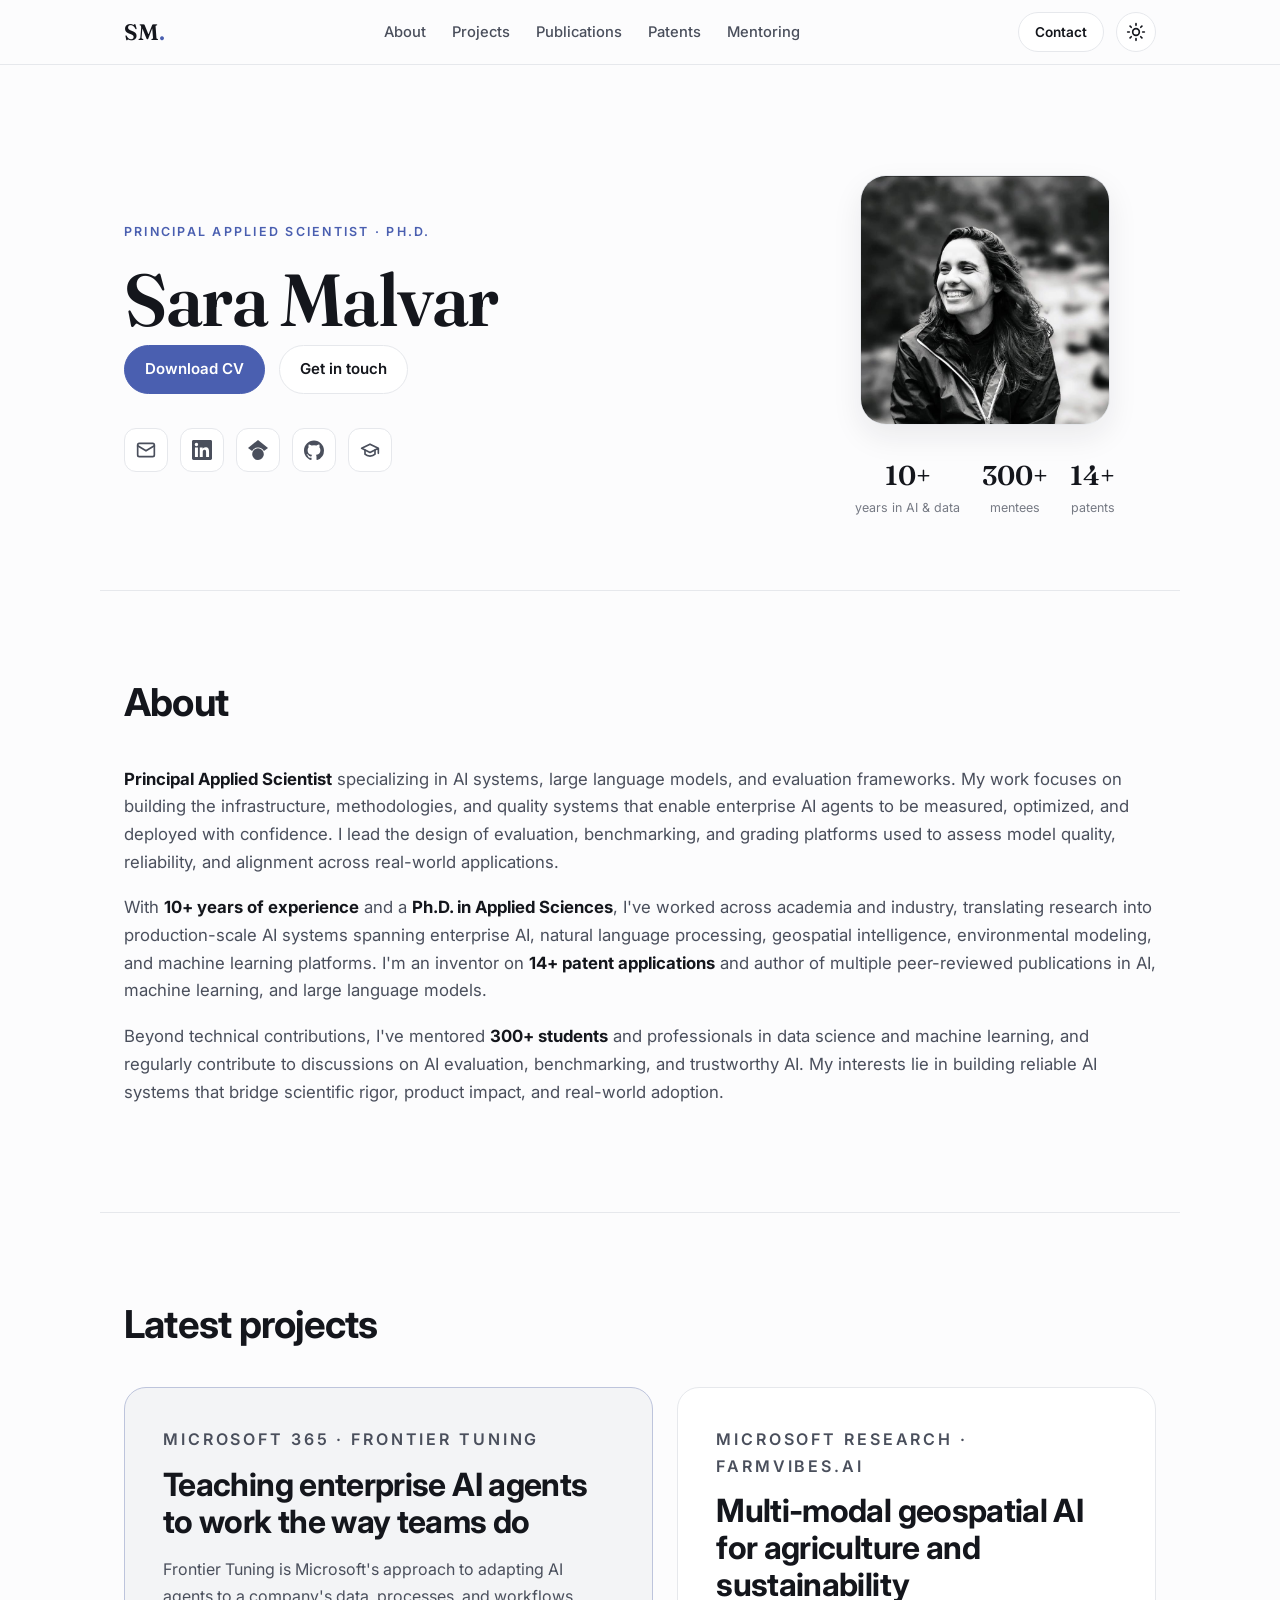
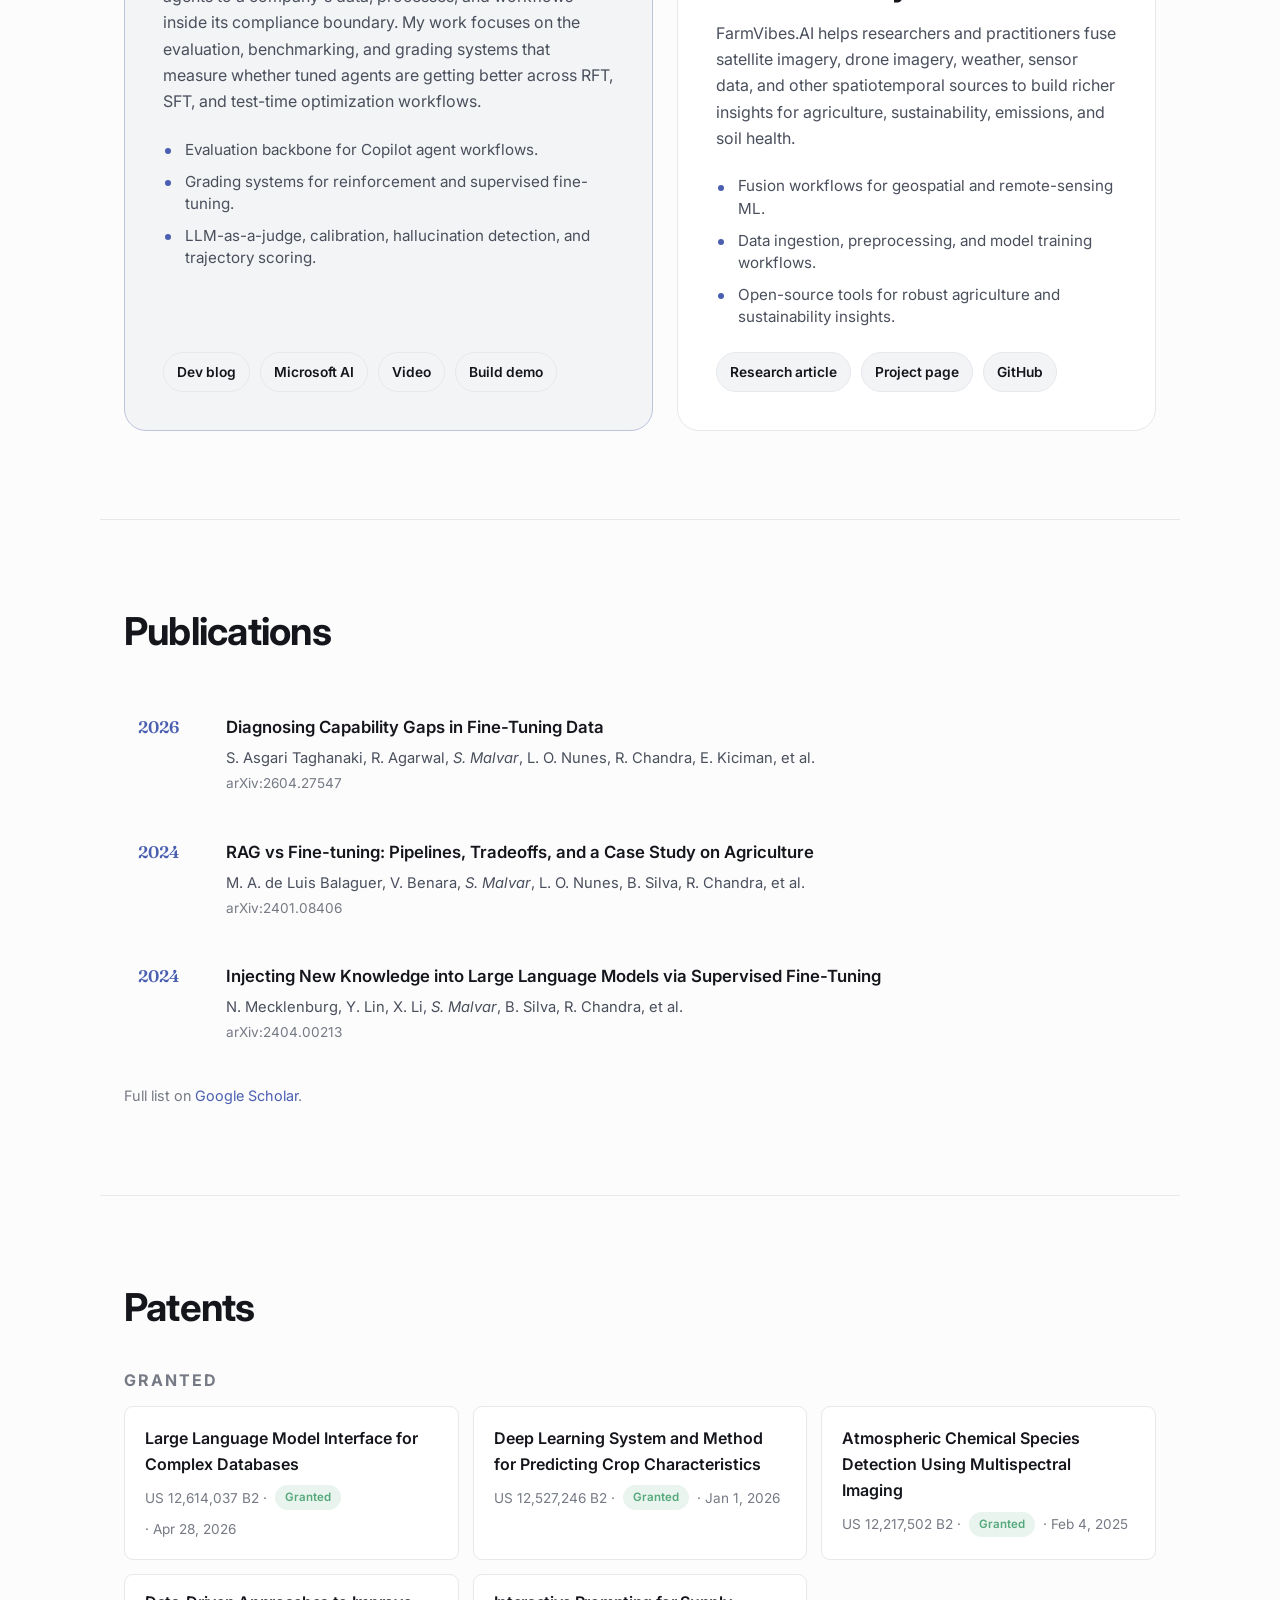
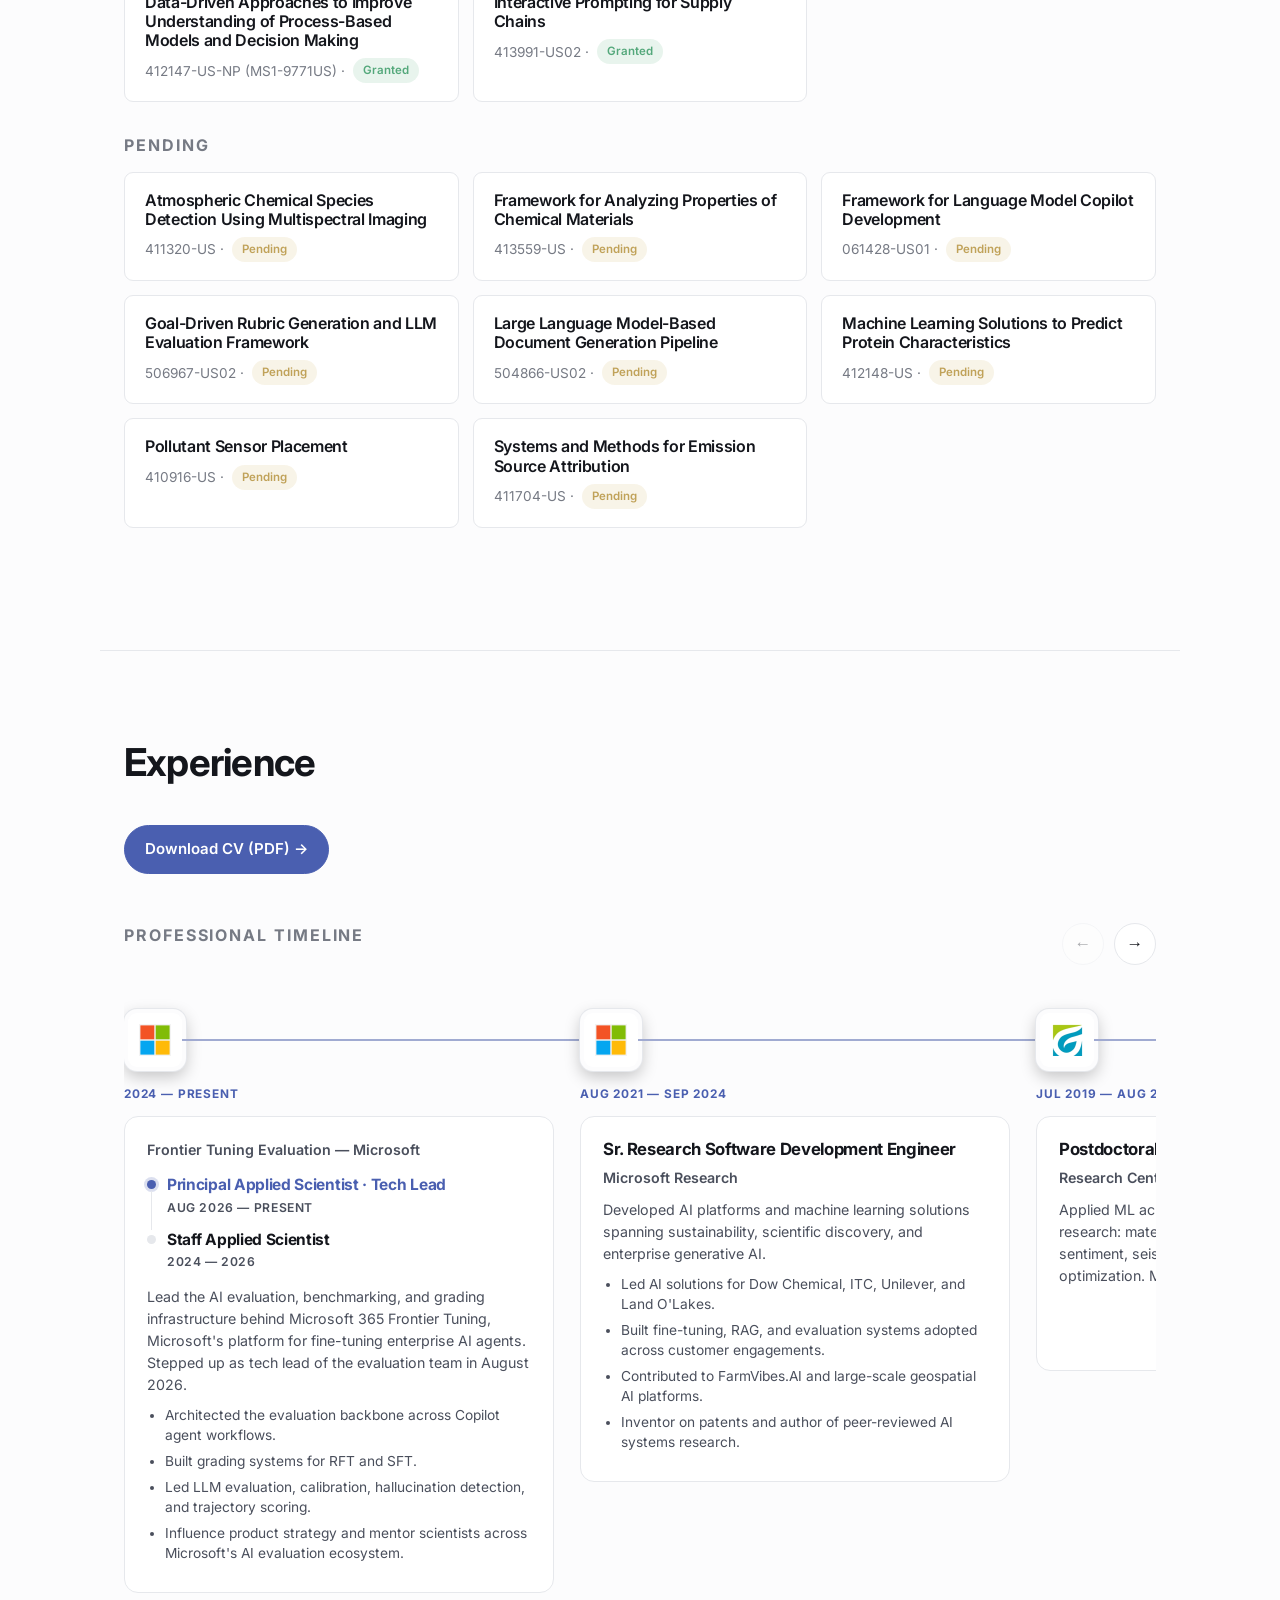
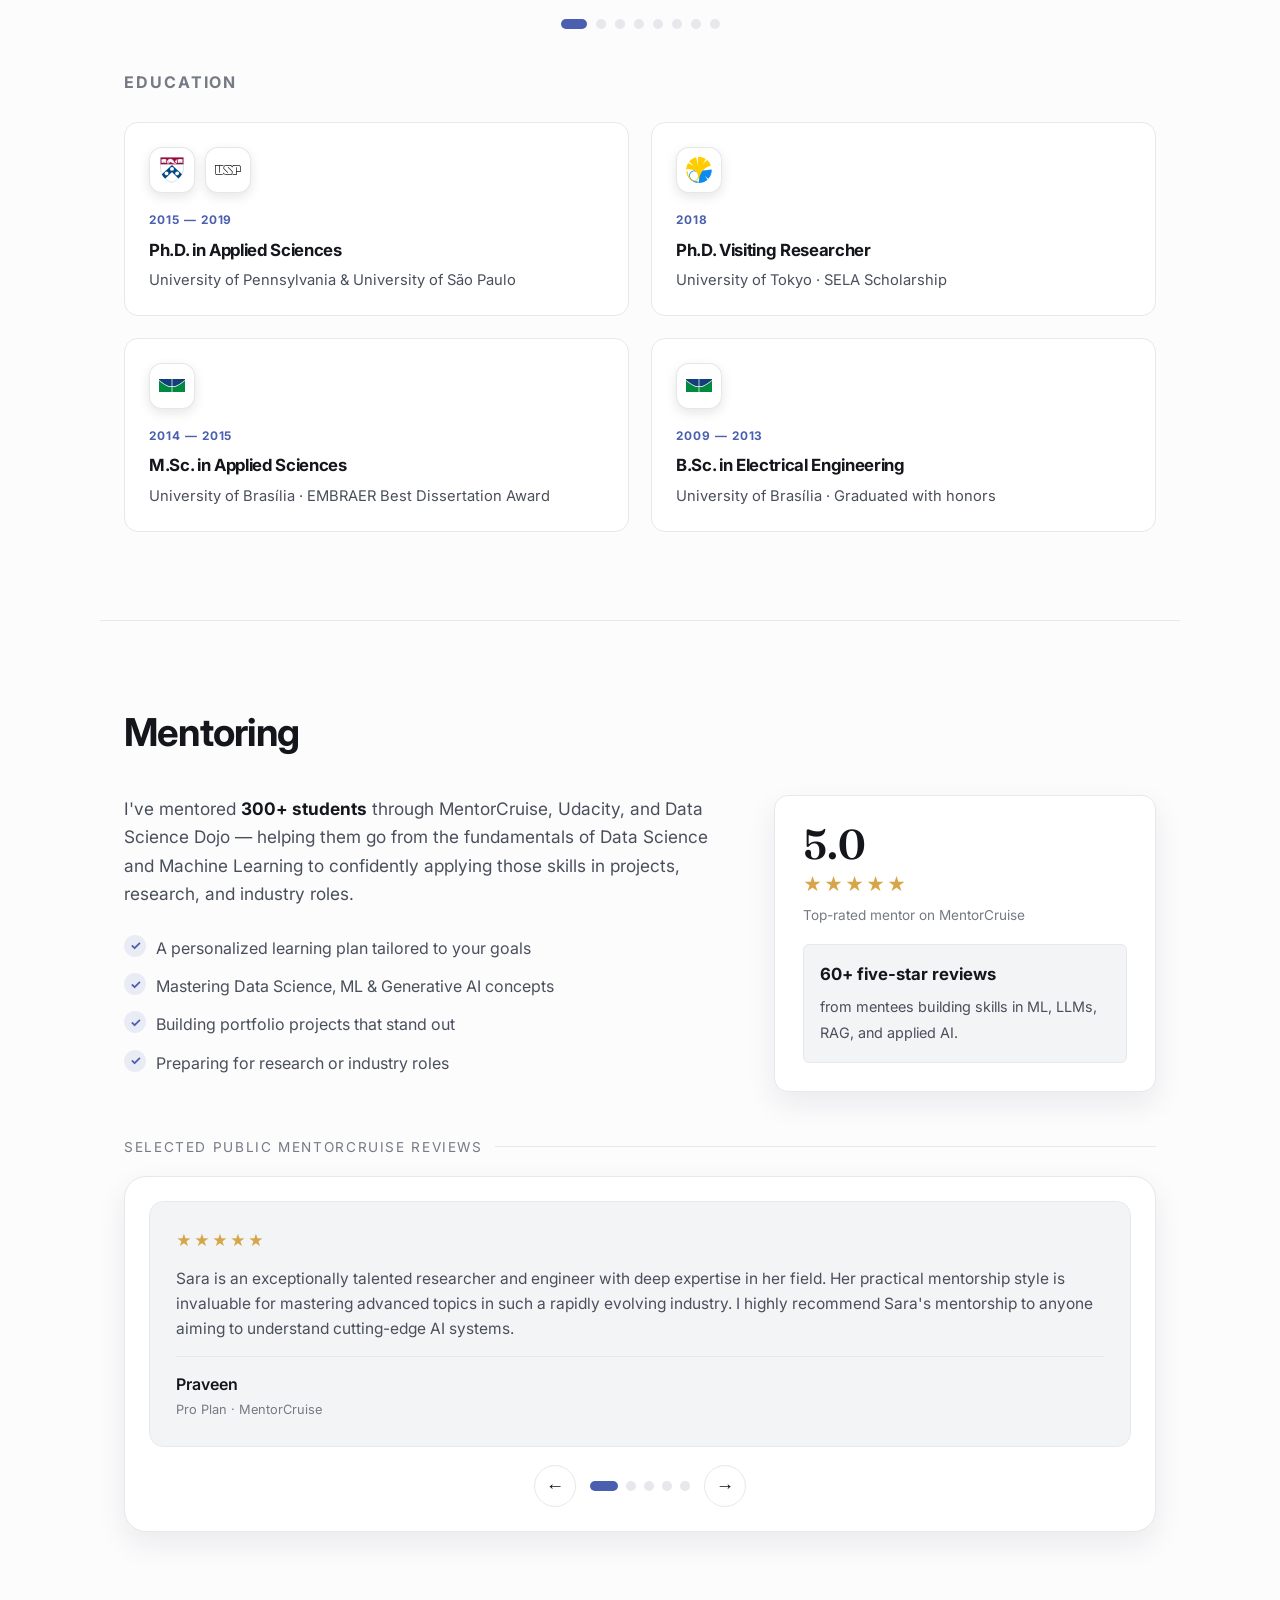
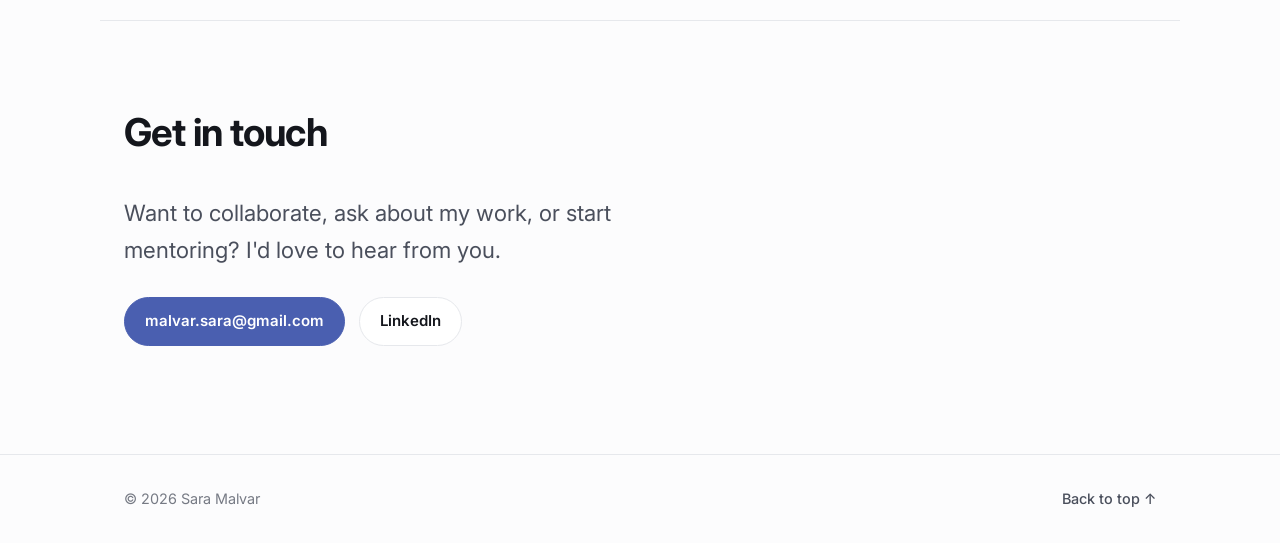
<file: index.html>
<!DOCTYPE html>
<html lang="en" data-theme="dark">
<head>
  <meta charset="UTF-8" />
  <meta name="viewport" content="width=device-width, initial-scale=1.0" />
  <meta name="google-site-verification" content="5ZPBHofm8bcnPp0My8h5XWtlugAtZluisLA1LCqNykg" />
  <title>Sara Malvar — Principal Applied Scientist, Ph.D.</title>
  <meta name="description" content="Sara Malvar, Ph.D. — Principal Applied Scientist specializing in AI systems, large language models, and evaluation frameworks. Publications, patents, and mentoring." />
  <meta name="author" content="Sara Malvar" />

  <!-- Open Graph -->
  <meta property="og:title" content="Sara Malvar — Principal Applied Scientist, Ph.D." />
  <meta property="og:description" content="Principal Applied Scientist building evaluation, benchmarking, and grading platforms for enterprise AI agents at Microsoft." />
  <meta property="og:type" content="website" />
  <meta property="og:url" content="https://saramalvar.github.io/" />

  <link rel="preconnect" href="https://fonts.googleapis.com" />
  <link rel="preconnect" href="https://fonts.gstatic.com" crossorigin />
  <link href="https://fonts.googleapis.com/css2?family=Inter:wght@400;500;600;700;800&family=Fraunces:opsz,wght@9..144,500;9..144,600&display=swap" rel="stylesheet" />
  <link rel="icon" type="image/svg+xml" href="assets/favicon.svg" />
  <link rel="stylesheet" href="styles.css?v=2" />
</head>
<body>
  <a class="skip-link" href="#main">Skip to content</a>

  <header class="nav" id="top">
    <div class="container nav__inner">
      <a href="#top" class="nav__brand">SM<span class="nav__dot">.</span></a>
      <nav class="nav__links" aria-label="Primary">
        <a href="#about">About</a>
        <a href="#projects">Projects</a>
        <a href="#publications">Publications</a>
        <a href="#patents">Patents</a>
        <a href="#mentoring">Mentoring</a>
      </nav>
      <div class="nav__actions">
        <a class="btn btn--small" href="#contact">Contact</a>
        <button id="theme-toggle" class="theme-toggle" aria-label="Toggle dark / light theme" title="Toggle theme">
          <svg class="icon-sun" viewBox="0 0 24 24" width="20" height="20" fill="none" stroke="currentColor" stroke-width="2" stroke-linecap="round"><circle cx="12" cy="12" r="4"/><path d="M12 2v2M12 20v2M2 12h2M20 12h2M4.9 4.9l1.4 1.4M17.7 17.7l1.4 1.4M19.1 4.9l-1.4 1.4M6.3 17.7l-1.4 1.4"/></svg>
          <svg class="icon-moon" viewBox="0 0 24 24" width="20" height="20" fill="none" stroke="currentColor" stroke-width="2" stroke-linecap="round" stroke-linejoin="round"><path d="M21 12.8A9 9 0 1 1 11.2 3a7 7 0 0 0 9.8 9.8z"/></svg>
        </button>
        <button id="nav-burger" class="nav__burger" aria-label="Open menu" aria-expanded="false"><span></span><span></span><span></span></button>
      </div>
    </div>
  </header>

  <main id="main">
    <!-- HERO -->
    <section class="hero container">
      <div class="hero__text">
        <p class="eyebrow">Principal Applied Scientist · Ph.D.</p>
        <h1 class="hero__title">Sara Malvar</h1>
        <div class="hero__cta">
          <a class="btn btn--primary" href="assets/SaraMalvar-Resume.pdf?v=4" target="_blank" rel="noopener">Download CV</a>
          <a class="btn" href="#contact">Get in touch</a>
        </div>
        <ul class="socials" aria-label="Social links">
          <li><a href="mailto:malvar.sara@gmail.com" title="Email" aria-label="Email">
            <svg viewBox="0 0 24 24" width="20" height="20" fill="none" stroke="currentColor" stroke-width="2" stroke-linecap="round" stroke-linejoin="round"><rect x="2" y="4" width="20" height="16" rx="2"/><path d="m2 7 10 6 10-6"/></svg></a></li>
          <li><a href="https://www.linkedin.com/in/saramalvar/" target="_blank" rel="noopener" title="LinkedIn" aria-label="LinkedIn">
            <svg viewBox="0 0 24 24" width="20" height="20" fill="currentColor"><path d="M20.45 20.45h-3.56v-5.57c0-1.33-.02-3.04-1.85-3.04-1.85 0-2.14 1.45-2.14 2.94v5.67H9.34V9h3.42v1.56h.05c.48-.9 1.64-1.85 3.37-1.85 3.6 0 4.27 2.37 4.27 5.46v6.28zM5.34 7.43a2.06 2.06 0 1 1 0-4.13 2.06 2.06 0 0 1 0 4.13zM7.12 20.45H3.55V9h3.57v11.45zM22.22 0H1.77C.79 0 0 .77 0 1.72v20.56C0 23.23.79 24 1.77 24h20.45c.98 0 1.78-.77 1.78-1.72V1.72C24 .77 23.2 0 22.22 0z"/></svg></a></li>
          <li><a href="https://scholar.google.com/citations?user=9xfCGlIAAAAJ" target="_blank" rel="noopener" title="Google Scholar" aria-label="Google Scholar">
            <svg viewBox="0 0 24 24" width="20" height="20" fill="currentColor"><path d="M12 24a7 7 0 1 1 0-14 7 7 0 0 1 0 14zm0-24L0 9.5l4.84 3.77A8 8 0 0 1 12 9a8 8 0 0 1 7.16 4.27L24 9.5z"/></svg></a></li>
          <li><a href="https://github.com/saramalvar" target="_blank" rel="noopener" title="GitHub" aria-label="GitHub">
            <svg viewBox="0 0 24 24" width="20" height="20" fill="currentColor"><path d="M12 .5C5.37.5 0 5.87 0 12.5c0 5.3 3.44 9.8 8.21 11.39.6.11.82-.26.82-.58v-2.03c-3.34.73-4.04-1.61-4.04-1.61-.55-1.39-1.34-1.76-1.34-1.76-1.09-.75.08-.73.08-.73 1.21.09 1.84 1.24 1.84 1.24 1.07 1.84 2.81 1.31 3.5 1 .11-.78.42-1.31.76-1.61-2.67-.3-5.47-1.34-5.47-5.95 0-1.31.47-2.39 1.24-3.23-.13-.31-.54-1.53.12-3.18 0 0 1.01-.32 3.3 1.23a11.5 11.5 0 0 1 6 0c2.29-1.55 3.3-1.23 3.3-1.23.66 1.65.25 2.87.12 3.18.77.84 1.23 1.92 1.23 3.23 0 4.62-2.81 5.64-5.49 5.94.43.37.81 1.1.81 2.22v3.29c0 .32.22.7.83.58A12.01 12.01 0 0 0 24 12.5C24 5.87 18.63.5 12 .5z"/></svg></a></li>
          <li><a href="https://mentorcruise.com/mentor/SaraMalvar/" target="_blank" rel="noopener" title="MentorCruise" aria-label="MentorCruise">
            <svg viewBox="0 0 24 24" width="20" height="20" fill="none" stroke="currentColor" stroke-width="2" stroke-linecap="round" stroke-linejoin="round"><path d="M22 10v6M2 10l10-5 10 5-10 5z"/><path d="M6 12v5c3 3 9 3 12 0v-5"/></svg></a></li>
        </ul>
      </div>
      <div class="hero__media">
        <div class="avatar">
          <img src="assets/prof_pic.jpg" alt="Sara Malvar" onerror="this.style.display='none';this.parentNode.classList.add('avatar--placeholder')" />
          <span class="avatar__fallback">SM</span>
        </div>
        <ul class="stats">
          <li><strong>10+</strong><span>years in AI &amp; data</span></li>
          <li><strong>300+</strong><span>mentees</span></li>
          <li><strong>14+</strong><span>patents</span></li>
        </ul>
      </div>
    </section>

    <!-- ABOUT -->
    <section id="about" class="section container">
      <div class="section__head">
        <h2>About</h2>
      </div>
      <div class="about">
        <div class="about__lead">
          <p>
            <strong>Principal Applied Scientist</strong> specializing in AI systems, large language
            models, and evaluation frameworks. My work focuses on building the
            infrastructure, methodologies, and quality systems that enable enterprise AI
            agents to be measured, optimized, and deployed with confidence. I lead the
            design of evaluation, benchmarking, and grading platforms used to assess model
            quality, reliability, and alignment across real-world applications.
          </p>
          <p>
            With <strong>10+ years of experience</strong> and a <strong>Ph.D. in Applied
            Sciences</strong>, I've worked across academia and industry, translating
            research into production-scale AI systems spanning enterprise AI, natural
            language processing, geospatial intelligence, environmental modeling, and
            machine learning platforms. I'm an inventor on <strong>14+ patent
            applications</strong> and author of multiple peer-reviewed publications in AI,
            machine learning, and large language models.
          </p>
          <p>
            Beyond technical contributions, I've mentored <strong>300+ students</strong>
            and professionals in data science and machine learning, and regularly
            contribute to discussions on AI evaluation, benchmarking, and trustworthy AI.
            My interests lie in building reliable AI systems that bridge scientific rigor,
            product impact, and real-world adoption.
          </p>
        </div>
      </div>
    </section>

    <!-- PROJECTS -->
    <section id="projects" class="section container">
      <div class="section__head">
        <h2>Latest projects</h2>
      </div>
      <div class="project-showcase">
        <article class="project-card project-card--primary">
          <p class="eyebrow">Microsoft 365 · Frontier Tuning</p>
          <h3>Teaching enterprise AI agents to work the way teams do</h3>
          <p>
            Frontier Tuning is Microsoft's approach to adapting AI agents to a company's
            data, processes, and workflows inside its compliance boundary. My work focuses
            on the evaluation, benchmarking, and grading systems that measure whether tuned
            agents are getting better across RFT, SFT, and test-time optimization workflows.
          </p>
          <ul class="project-card__bullets">
            <li>Evaluation backbone for Copilot agent workflows.</li>
            <li>Grading systems for reinforcement and supervised fine-tuning.</li>
            <li>LLM-as-a-judge, calibration, hallucination detection, and trajectory scoring.</li>
          </ul>
          <div class="project-card__links">
            <a href="https://devblogs.microsoft.com/microsoft365dev/frontier-tuning-teaching-ai-to-work-the-way-you-do/" target="_blank" rel="noopener">Dev blog</a>
            <a href="https://microsoft.ai/models/microsoft-frontier-tuning/" target="_blank" rel="noopener">Microsoft AI</a>
            <a href="https://www.youtube.com/watch?v=I-ej54mJHJk" target="_blank" rel="noopener">Video</a>
            <a href="https://www.youtube.com/watch?v=4-nrs2MvZzA&t=53s" target="_blank" rel="noopener">Build demo</a>
          </div>
        </article>

        <article class="project-card">
          <p class="eyebrow">Microsoft Research · FarmVibes.AI</p>
          <h3>Multi-modal geospatial AI for agriculture and sustainability</h3>
          <p>
            FarmVibes.AI helps researchers and practitioners fuse satellite imagery,
            drone imagery, weather, sensor data, and other spatiotemporal sources to
            build richer insights for agriculture, sustainability, emissions, and soil
            health.
          </p>
          <ul class="project-card__bullets">
            <li>Fusion workflows for geospatial and remote-sensing ML.</li>
            <li>Data ingestion, preprocessing, and model training workflows.</li>
            <li>Open-source tools for robust agriculture and sustainability insights.</li>
          </ul>
          <div class="project-card__links">
            <a href="https://www.microsoft.com/en-us/research/articles/farmvibes-ai/" target="_blank" rel="noopener">Research article</a>
            <a href="https://www.microsoft.com/en-us/research/project/project-farmvibes/" target="_blank" rel="noopener">Project page</a>
            <a href="https://github.com/microsoft/farmvibes-ai" target="_blank" rel="noopener">GitHub</a>
          </div>
        </article>
      </div>
    </section>

    <!-- PUBLICATIONS -->
    <section id="publications" class="section container">
      <div class="section__head">
        <h2>Publications</h2>
      </div>
      <ol class="pubs" reversed>
        <li class="pub">
          <span class="pub__year">2026</span>
          <div class="pub__body">
            <a class="pub__title" href="https://doi.org/10.48550/arXiv.2604.27547" target="_blank" rel="noopener">Diagnosing Capability Gaps in Fine-Tuning Data</a>
            <p class="pub__authors">S. Asgari Taghanaki, R. Agarwal, <em>S. Malvar</em>, L. O. Nunes, R. Chandra, E. Kiciman, et al.</p>
            <p class="pub__venue">arXiv:2604.27547</p>
          </div>
        </li>
        <li class="pub">
          <span class="pub__year">2024</span>
          <div class="pub__body">
            <a class="pub__title" href="https://doi.org/10.48550/arXiv.2401.08406" target="_blank" rel="noopener">RAG vs Fine-tuning: Pipelines, Tradeoffs, and a Case Study on Agriculture</a>
            <p class="pub__authors">M. A. de Luis Balaguer, V. Benara, <em>S. Malvar</em>, L. O. Nunes, B. Silva, R. Chandra, et al.</p>
            <p class="pub__venue">arXiv:2401.08406</p>
          </div>
        </li>
        <li class="pub">
          <span class="pub__year">2024</span>
          <div class="pub__body">
            <a class="pub__title" href="https://doi.org/10.48550/arXiv.2404.00213" target="_blank" rel="noopener">Injecting New Knowledge into Large Language Models via Supervised Fine-Tuning</a>
            <p class="pub__authors">N. Mecklenburg, Y. Lin, X. Li, <em>S. Malvar</em>, B. Silva, R. Chandra, et al.</p>
            <p class="pub__venue">arXiv:2404.00213</p>
          </div>
        </li>
      </ol>
      <p class="muted">Full list on <a href="https://scholar.google.com/citations?user=9xfCGlIAAAAJ" target="_blank" rel="noopener">Google Scholar</a>.</p>
    </section>

    <!-- PATENTS -->
    <section id="patents" class="section container">
      <div class="section__head">
        <h2>Patents</h2>
      </div>
      <div class="patents-group">
        <h3 class="patents-group__title">Granted</h3>
        <ul class="patents">
          <li class="patent">
            <a class="patent__title" href="https://patents.google.com/patent/US12614037B2/en" target="_blank" rel="noopener">Large Language Model Interface for Complex Databases</a>
            <p class="patent__meta">US 12,614,037 B2 · <span class="badge">Granted</span> · Apr 28, 2026</p>
          </li>
          <li class="patent">
            <a class="patent__title" href="https://patents.google.com/patent/US12527246B2/en" target="_blank" rel="noopener">Deep Learning System and Method for Predicting Crop Characteristics</a>
            <p class="patent__meta">US 12,527,246 B2 · <span class="badge">Granted</span> · Jan 1, 2026</p>
          </li>
          <li class="patent">
            <a class="patent__title" href="https://patents.google.com/patent/US12217502B2/en" target="_blank" rel="noopener">Atmospheric Chemical Species Detection Using Multispectral Imaging</a>
            <p class="patent__meta">US 12,217,502 B2 · <span class="badge">Granted</span> · Feb 4, 2025</p>
          </li>
          <li class="patent">
            <h3 class="patent__title">Data-Driven Approaches to Improve Understanding of Process-Based Models and Decision Making</h3>
            <p class="patent__meta">412147-US-NP (MS1-9771US) · <span class="badge">Granted</span></p>
          </li>
          <li class="patent">
            <h3 class="patent__title">Interactive Prompting for Supply Chains</h3>
            <p class="patent__meta">413991-US02 · <span class="badge">Granted</span></p>
          </li>
        </ul>
      </div>

      <div class="patents-group">
        <h3 class="patents-group__title">Pending</h3>
        <ul class="patents">
          <li class="patent">
            <h3 class="patent__title">Atmospheric Chemical Species Detection Using Multispectral Imaging</h3>
            <p class="patent__meta">411320-US · <span class="badge badge--pending">Pending</span></p>
          </li>
          <li class="patent">
            <h3 class="patent__title">Framework for Analyzing Properties of Chemical Materials</h3>
            <p class="patent__meta">413559-US · <span class="badge badge--pending">Pending</span></p>
          </li>
          <li class="patent">
            <h3 class="patent__title">Framework for Language Model Copilot Development</h3>
            <p class="patent__meta">061428-US01 · <span class="badge badge--pending">Pending</span></p>
          </li>
          <li class="patent">
            <h3 class="patent__title">Goal-Driven Rubric Generation and LLM Evaluation Framework</h3>
            <p class="patent__meta">506967-US02 · <span class="badge badge--pending">Pending</span></p>
          </li>
          <li class="patent">
            <h3 class="patent__title">Large Language Model-Based Document Generation Pipeline</h3>
            <p class="patent__meta">504866-US02 · <span class="badge badge--pending">Pending</span></p>
          </li>
          <li class="patent">
            <h3 class="patent__title">Machine Learning Solutions to Predict Protein Characteristics</h3>
            <p class="patent__meta">412148-US · <span class="badge badge--pending">Pending</span></p>
          </li>
          <li class="patent">
            <h3 class="patent__title">Pollutant Sensor Placement</h3>
            <p class="patent__meta">410916-US · <span class="badge badge--pending">Pending</span></p>
          </li>
          <li class="patent">
            <h3 class="patent__title">Systems and Methods for Emission Source Attribution</h3>
            <p class="patent__meta">411704-US · <span class="badge badge--pending">Pending</span></p>
          </li>
        </ul>
      </div>
    </section>

    <!-- EXPERIENCE -->
    <section id="cv" class="section container">
      <div class="section__head">
        <h2>Experience</h2>
      </div>
      <a class="btn btn--primary cv__download" href="assets/SaraMalvar-Resume.pdf?v=4" target="_blank" rel="noopener">Download CV (PDF) →</a>

      <div class="experience-slider" data-experience-slider>
        <div class="experience-slider__top">
          <h3 class="cv__subhead">Professional timeline</h3>
          <div class="experience-slider__controls" aria-label="Experience timeline controls">
            <button class="timeline-btn" type="button" data-slider-prev aria-label="Previous experience">←</button>
            <button class="timeline-btn" type="button" data-slider-next aria-label="Next experience">→</button>
          </div>
        </div>
        <div class="experience-slider__viewport" tabindex="0" aria-label="Scrollable experience timeline">
          <div class="experience-slider__track">
            <article class="experience-slide">
              <div class="experience-slide__marker"><span class="logo-chip"><img src="assets/logos/microsoft.svg" alt="Microsoft logo" /></span></div>
              <span class="experience-slide__date">2024 — Present</span>
              <div class="experience-slide__card">
                <p class="experience-slide__org experience-slide__org--lead">Frontier Tuning Evaluation — Microsoft</p>
                <div class="role-track">
                  <div class="role-track__item role-track__item--current">
                    <h3 class="role-track__title">Principal Applied Scientist · Tech Lead</h3>
                    <span class="role-track__dates">Aug 2026 — Present</span>
                  </div>
                  <div class="role-track__item">
                    <h3 class="role-track__title">Staff Applied Scientist</h3>
                    <span class="role-track__dates">2024 — 2026</span>
                  </div>
                </div>
                <p>Lead the AI evaluation, benchmarking, and grading infrastructure behind Microsoft 365 Frontier Tuning, Microsoft's platform for fine-tuning enterprise AI agents. Stepped up as tech lead of the evaluation team in August 2026.</p>
                <ul class="experience-slide__bullets">
                  <li>Architected the evaluation backbone across Copilot agent workflows.</li>
                  <li>Built grading systems for RFT and SFT.</li>
                  <li>Led LLM evaluation, calibration, hallucination detection, and trajectory scoring.</li>
                  <li>Influence product strategy and mentor scientists across Microsoft's AI evaluation ecosystem.</li>
                </ul>
              </div>
            </article>
            <article class="experience-slide">
              <div class="experience-slide__marker"><span class="logo-chip"><img src="assets/logos/microsoft.svg" alt="Microsoft Research logo" /></span></div>
              <span class="experience-slide__date">Aug 2021 — Sep 2024</span>
              <div class="experience-slide__card">
                <h3>Sr. Research Software Development Engineer</h3>
                <p class="experience-slide__org">Microsoft Research</p>
                <p>Developed AI platforms and machine learning solutions spanning sustainability, scientific discovery, and enterprise generative AI.</p>
                <ul class="experience-slide__bullets">
                  <li>Led AI solutions for Dow Chemical, ITC, Unilever, and Land O'Lakes.</li>
                  <li>Built fine-tuning, RAG, and evaluation systems adopted across customer engagements.</li>
                  <li>Contributed to FarmVibes.AI and large-scale geospatial AI platforms.</li>
                  <li>Inventor on patents and author of peer-reviewed AI systems research.</li>
                </ul>
              </div>
            </article>
            <article class="experience-slide">
              <div class="experience-slide__marker"><span class="logo-chip"><img src="assets/logos/rcgi-mark.png" alt="RCGI logo" /></span></div>
              <span class="experience-slide__date">Jul 2019 — Aug 2021</span>
              <div class="experience-slide__card">
                <h3>Postdoctoral Researcher</h3>
                <p class="experience-slide__org">Research Centre for Gas Innovation</p>
                <p>Applied ML across energy, environment, and materials research: materials discovery, NLP for energy-policy sentiment, seismic imaging, sensor data, and bioprocess optimization. Mentored junior researchers.</p>
              </div>
            </article>
            <article class="experience-slide">
              <div class="experience-slide__marker"><span class="logo-chip"><img src="assets/logos/udacity.svg" alt="Udacity logo" /></span></div>
              <span class="experience-slide__date">2018 — Aug 2024</span>
              <div class="experience-slide__card">
                <h3>Data Science &amp; ML Instructor</h3>
                <p class="experience-slide__org">Udacity · Awari · Alura</p>
                <p>Taught and mentored 300+ students and professionals across ML, deep learning, applied LLMs, and 9 Udacity nanodegrees, plus live webinars and cohort-based instruction.</p>
              </div>
            </article>
            <article class="experience-slide">
              <div class="experience-slide__marker"><span class="logo-chip"><img src="assets/logos/datasciencedojo.png" alt="Data Science Dojo logo" /></span></div>
              <span class="experience-slide__date">2020 — 2024</span>
              <div class="experience-slide__card">
                <h3>Data Science &amp; ML Mentor / Instructor</h3>
                <p class="experience-slide__org">Data Science Dojo</p>
                <p>Mentored and instructed learners in Data Science and Machine Learning courses, helping professionals build practical foundations and apply ML concepts with confidence.</p>
              </div>
            </article>
            <article class="experience-slide">
              <div class="experience-slide__marker"><span class="logo-chip"><img src="assets/logos/tokyo.svg" alt="University of Tokyo logo" /></span></div>
              <span class="experience-slide__date">2018</span>
              <div class="experience-slide__card">
                <h3>Visiting Researcher</h3>
                <p class="experience-slide__org">University of Tokyo · SELA Scholarship</p>
                <p>Conducted international doctoral research in a highly collaborative academic environment, extending the technical depth and global scope of her applied-science research agenda.</p>
              </div>
            </article>
            <article class="experience-slide">
              <div class="experience-slide__marker"><span class="logo-chip"><img src="assets/logos/upenn.svg" alt="University of Pennsylvania logo" /></span></div>
              <span class="experience-slide__date">2015 — 2019</span>
              <div class="experience-slide__card">
                <h3>Ph.D. Researcher</h3>
                <p class="experience-slide__org">University of Pennsylvania · University of São Paulo</p>
                <p>Advanced machine learning and computational research across applied-science problems, bridging academic rigor with production-oriented modeling practices and cross-institution collaboration.</p>
              </div>
            </article>
            <article class="experience-slide">
              <div class="experience-slide__marker"><span class="logo-chip"><img src="assets/logos/ibm.svg" alt="IBM logo" /></span></div>
              <span class="experience-slide__date">Pre-2019</span>
              <div class="experience-slide__card">
                <h3>Technical Specialist – Data Infrastructure for AI &amp; Analytics</h3>
                <p class="experience-slide__org">IBM</p>
                <p>Worked on applied data science and AI initiatives before Microsoft, building experience across analytics, machine learning, and industry-facing technical problem solving.</p>
              </div>
            </article>
          </div>
        </div>
        <div class="experience-slider__dots" data-slider-dots aria-label="Experience timeline pagination"></div>
      </div>

      <h3 class="cv__subhead">Education</h3>
      <div class="edu">
        <article class="edu__card">
          <div class="edu__logos">
            <span class="logo-chip"><img src="assets/logos/upenn.svg" alt="University of Pennsylvania logo" /></span>
            <span class="logo-chip"><img src="assets/logos/usp.svg" alt="University of São Paulo logo" /></span>
          </div>
          <div class="edu__body">
            <span class="edu__years">2015 — 2019</span>
            <h3>Ph.D. in Applied Sciences</h3>
            <p>University of Pennsylvania &amp; University of São Paulo</p>
          </div>
        </article>
        <article class="edu__card">
          <div class="edu__logos">
            <span class="logo-chip"><img src="assets/logos/tokyo.svg" alt="University of Tokyo logo" /></span>
          </div>
          <div class="edu__body">
            <span class="edu__years">2018</span>
            <h3>Ph.D. Visiting Researcher</h3>
            <p>University of Tokyo · SELA Scholarship</p>
          </div>
        </article>
        <article class="edu__card">
          <div class="edu__logos">
            <span class="logo-chip"><img src="assets/logos/unb.svg" alt="University of Brasília logo" /></span>
          </div>
          <div class="edu__body">
            <span class="edu__years">2014 — 2015</span>
            <h3>M.Sc. in Applied Sciences</h3>
            <p>University of Brasília · EMBRAER Best Dissertation Award</p>
          </div>
        </article>
        <article class="edu__card">
          <div class="edu__logos">
            <span class="logo-chip"><img src="assets/logos/unb.svg" alt="University of Brasília logo" /></span>
          </div>
          <div class="edu__body">
            <span class="edu__years">2009 — 2013</span>
            <h3>B.Sc. in Electrical Engineering</h3>
            <p>University of Brasília · Graduated with honors</p>
          </div>
        </article>
      </div>
    </section>

    <!-- MENTORING -->
    <section id="mentoring" class="section container">
      <div class="section__head">
        <h2>Mentoring</h2>
      </div>
      <div class="mentoring">
        <div class="mentoring__text">
          <p>
            I've mentored <strong>300+ students</strong> through MentorCruise, Udacity, and
            Data Science Dojo — helping them go from the fundamentals of Data Science and
            Machine Learning to confidently applying those skills in projects, research, and
            industry roles.
          </p>
          <ul class="check">
            <li>A personalized learning plan tailored to your goals</li>
            <li>Mastering Data Science, ML &amp; Generative AI concepts</li>
            <li>Building portfolio projects that stand out</li>
            <li>Preparing for research or industry roles</li>
          </ul>
        </div>
        <aside class="mentoring__cta" aria-label="MentorCruise rating summary">
          <div class="rating">
            <span class="rating__score">5.0</span>
            <span class="rating__stars" aria-hidden="true">★★★★★</span>
            <span class="rating__label">Top-rated mentor on MentorCruise</span>
          </div>
          <div class="rating__proof">
            <strong>60+ five-star reviews</strong>
            <span>from mentees building skills in ML, LLMs, RAG, and applied AI.</span>
          </div>
        </aside>
      </div>

      <div class="testimonials__intro">
        <span>Selected public MentorCruise reviews</span>
      </div>
      <div class="reviews-carousel" data-reviews-carousel aria-label="Selected public MentorCruise reviews" aria-roledescription="carousel">
        <div class="reviews-carousel__viewport">
          <div class="testimonials reviews-carousel__track">
            <figure class="testimonial reviews-carousel__slide">
              <div class="testimonial__stars" aria-label="5 out of 5 stars">★★★★★</div>
              <blockquote>Sara is an exceptionally talented researcher and engineer with deep expertise in her field. Her practical mentorship style is invaluable for mastering advanced topics in such a rapidly evolving industry. I highly recommend Sara's mentorship to anyone aiming to understand cutting-edge AI systems.</blockquote>
              <figcaption><span class="testimonial__name">Praveen</span><span class="testimonial__role">Pro Plan · MentorCruise</span></figcaption>
            </figure>
            <figure class="testimonial reviews-carousel__slide">
              <div class="testimonial__stars" aria-label="5 out of 5 stars">★★★★★</div>
              <blockquote>Sara is a great mentor. If you want to understand the whole LLM and AI engineering space, you're in good hands. She really knows her way around prompt engineering, RAG, evaluations, and agents pipelines.</blockquote>
              <figcaption><span class="testimonial__name">Maximilian</span><span class="testimonial__role">Product Manager · MentorCruise</span></figcaption>
            </figure>
            <figure class="testimonial reviews-carousel__slide">
              <div class="testimonial__stars" aria-label="5 out of 5 stars">★★★★★</div>
              <blockquote>Sara was an absolutely fantastic mentor. She is a true expert in machine learning and RAG systems and went above and beyond in helping me work through challenging engineering constraints and push a project to completion.</blockquote>
              <figcaption><span class="testimonial__name">Francis</span><span class="testimonial__role">Pro Plan · MentorCruise</span></figcaption>
            </figure>
            <figure class="testimonial reviews-carousel__slide">
              <div class="testimonial__stars" aria-label="5 out of 5 stars">★★★★★</div>
              <blockquote>Sara is an outstanding data science mentor. She helped me through my upskilling, job search, and acceptance negotiation. Now happy in my new job in large part thanks to her.</blockquote>
              <figcaption><span class="testimonial__name">Luka</span><span class="testimonial__role">Standard Plan · MentorCruise</span></figcaption>
            </figure>
            <figure class="testimonial reviews-carousel__slide">
              <div class="testimonial__stars" aria-label="5 out of 5 stars">★★★★★</div>
              <blockquote>Sara is a great Mentor. She has the knowledge, the patience, and I am sure she will help other people to achieve their goals. When I come back, I am not even thinking about searching for a different person, she will be my choice!</blockquote>
              <figcaption><span class="testimonial__name">Tulio</span><span class="testimonial__role">Lite Plan · MentorCruise</span></figcaption>
            </figure>
          </div>
        </div>
        <div class="reviews-carousel__controls" aria-label="Review carousel controls">
          <button class="reviews-carousel__button" type="button" data-review-prev aria-label="Show previous review">←</button>
          <div class="reviews-carousel__dots" data-review-dots aria-label="Choose a review"></div>
          <button class="reviews-carousel__button" type="button" data-review-next aria-label="Show next review">→</button>
        </div>
      </div>
    </section>

    <!-- CONTACT -->
    <section id="contact" class="section container">
      <div class="section__head">
        <h2>Get in touch</h2>
      </div>
      <p class="contact__lead">
        Want to collaborate, ask about my work, or start mentoring? I'd love to hear from you.
      </p>
      <div class="contact__actions">
        <a class="btn btn--primary" href="mailto:malvar.sara@gmail.com">malvar.sara@gmail.com</a>
        <a class="btn" href="https://www.linkedin.com/in/saramalvar/" target="_blank" rel="noopener">LinkedIn</a>
      </div>
    </section>
  </main>

  <footer class="footer">
    <div class="container footer__inner">
      <p>© <span id="year"></span> Sara Malvar</p>
      <a href="#top" class="footer__top">Back to top ↑</a>
    </div>
  </footer>

  <script src="script.js"></script>
</body>
</html>
</file>
<file: styles.css>
/* ============================================================
   Sara Malvar — personal site
   Modern minimal · dark/light · blue accent
   ============================================================ */

:root {
  --radius: 14px;
  --radius-sm: 9px;
  --maxw: 1080px;
  --font-sans: "Inter", system-ui, -apple-system, "Segoe UI", Roboto, sans-serif;
  --font-display: "Fraunces", Georgia, "Times New Roman", serif;
  --transition: 0.25s ease;
  /* fallbacks (themes override these) */
  --accent: #4a5fb0;
  --accent-soft: rgba(74, 95, 176, 0.10);
  --accent-hover: #3d5099;
  --accent-contrast: #ffffff;
}

/* ---- Dark (default) ---- */
[data-theme="dark"] {
  --bg: #0f1012;
  --bg-soft: #15161b;
  --card: #181a1f;
  --border: #272a32;
  --text: #e9eaed;
  --text-soft: #a4a8b2;
  --text-muted: #71747d;
  --accent: #7f91cf;
  --accent-soft: rgba(127, 145, 207, 0.12);
  --accent-hover: #909fd8;
  --accent-contrast: #11131a;
  --shadow: 0 12px 30px rgba(0, 0, 0, 0.30);
}

/* ---- Light ---- */
[data-theme="light"] {
  --bg: #fcfcfd;
  --bg-soft: #f3f4f6;
  --card: #ffffff;
  --border: #e6e8ec;
  --text: #14161c;
  --text-soft: #4a4f5c;
  --text-muted: #767a84;
  --accent: #4a5fb0;
  --accent-soft: rgba(74, 95, 176, 0.10);
  --accent-hover: #3d5099;
  --accent-contrast: #ffffff;
  --shadow: 0 12px 30px rgba(20, 25, 40, 0.08);
}

* { box-sizing: border-box; margin: 0; padding: 0; }

html { scroll-behavior: smooth; scroll-padding-top: 84px; }

body {
  font-family: var(--font-sans);
  background: var(--bg);
  color: var(--text);
  line-height: 1.65;
  -webkit-font-smoothing: antialiased;
  transition: background var(--transition), color var(--transition);
  overflow-x: hidden;
}

.container { width: 100%; max-width: var(--maxw); margin: 0 auto; padding: 0 24px; }

a { color: var(--accent); text-decoration: none; transition: color var(--transition); }
a:hover { color: var(--accent-hover); }

h1, h2, h3 { line-height: 1.2; font-weight: 700; letter-spacing: -0.02em; }

.skip-link {
  position: absolute; left: -999px; top: 0; background: var(--accent); color: #fff;
  padding: 10px 16px; border-radius: 0 0 8px 0; z-index: 1000;
}
.skip-link:focus { left: 0; color: #fff; }

/* ---------------- Buttons ---------------- */
.btn {
  display: inline-flex; align-items: center; gap: 8px;
  padding: 11px 20px; border-radius: 999px;
  font-weight: 600; font-size: 0.94rem;
  border: 1px solid var(--border); background: var(--card); color: var(--text);
  cursor: pointer; transition: all var(--transition); white-space: nowrap;
}
.btn:hover { border-color: var(--accent); color: var(--accent); transform: translateY(-2px); }
.btn--primary { background: var(--accent); border-color: var(--accent); color: var(--accent-contrast); }
.btn--primary:hover { background: var(--accent-hover); border-color: var(--accent-hover); color: var(--accent-contrast); }
.btn--small { padding: 8px 16px; font-size: 0.85rem; }

/* ---------------- Nav ---------------- */
.nav {
  position: sticky; top: 0; z-index: 100;
  backdrop-filter: saturate(160%) blur(12px);
  background: color-mix(in srgb, var(--bg) 82%, transparent);
  border-bottom: 1px solid var(--border);
}
.nav__inner { display: flex; align-items: center; justify-content: space-between; height: 64px; gap: 16px; }
.nav__brand { font-family: var(--font-display); font-weight: 600; font-size: 1.4rem; color: var(--text); letter-spacing: 0; }
.nav__dot { color: var(--accent); }
.nav__links { display: flex; gap: 26px; }
.nav__links a { color: var(--text-soft); font-weight: 500; font-size: 0.92rem; position: relative; }
.nav__links a:hover { color: var(--text); }
.nav__links a::after {
  content: ""; position: absolute; left: 0; bottom: -6px; width: 0; height: 2px;
  background: var(--accent); border-radius: 2px; transition: width var(--transition);
}
.nav__links a:hover::after { width: 100%; }
.nav__actions { display: flex; align-items: center; gap: 12px; }

.theme-toggle {
  display: grid; place-items: center; width: 40px; height: 40px;
  border-radius: 50%; border: 1px solid var(--border); background: var(--card);
  color: var(--text); cursor: pointer; transition: all var(--transition);
}
.theme-toggle:hover { border-color: var(--accent); color: var(--accent); }
.icon-sun { display: none; }
[data-theme="light"] .icon-sun { display: block; }
[data-theme="light"] .icon-moon { display: none; }

.nav__burger { display: none; flex-direction: column; gap: 5px; width: 40px; height: 40px;
  align-items: center; justify-content: center; background: var(--card);
  border: 1px solid var(--border); border-radius: 10px; cursor: pointer; }
.nav__burger span { width: 18px; height: 2px; background: var(--text); border-radius: 2px; transition: var(--transition); }

/* ---------------- Hero ---------------- */
.hero {
  display: grid; grid-template-columns: 1.3fr 0.7fr; gap: 56px; align-items: center;
  padding: clamp(56px, 9vw, 110px) 24px clamp(40px, 6vw, 72px);
}
.eyebrow {
  text-transform: uppercase; letter-spacing: 0.18em; font-size: 0.78rem; font-weight: 600;
  color: var(--accent); margin-bottom: 14px;
}
.hero__title { font-family: var(--font-display); font-size: clamp(2.8rem, 7vw, 4.6rem); font-weight: 600; }
.hero__lead { font-size: clamp(1.05rem, 2.2vw, 1.3rem); color: var(--text-soft); margin: 20px 0 30px; max-width: 32ch; }
.hero__lead strong { color: var(--text); font-weight: 600; }
.hero__cta { display: flex; flex-wrap: wrap; gap: 14px; }

.socials { list-style: none; display: flex; gap: 12px; margin-top: 34px; }
.socials a {
  display: grid; place-items: center; width: 44px; height: 44px; border-radius: 12px;
  border: 1px solid var(--border); background: var(--card); color: var(--text-soft);
  transition: all var(--transition);
}
.socials a:hover { color: var(--accent); border-color: var(--accent); transform: translateY(-3px); }

.hero__media { display: flex; flex-direction: column; align-items: center; gap: 28px; }
.avatar {
  position: relative; width: clamp(180px, 24vw, 250px); aspect-ratio: 1; border-radius: 26px;
  overflow: hidden; border: 1px solid var(--border); box-shadow: var(--shadow);
  background: linear-gradient(145deg, var(--accent-soft), var(--bg-soft));
  display: grid; place-items: center;
}
.avatar img { width: 100%; height: 100%; object-fit: cover; }
.avatar__fallback { display: none; font-family: var(--font-display); font-size: 4rem; font-weight: 600; color: var(--accent); }
.avatar--placeholder .avatar__fallback { display: block; }

.stats { list-style: none; display: flex; gap: 22px; flex-wrap: wrap; justify-content: center; }
.stats li { display: flex; flex-direction: column; align-items: center; }
.stats strong { font-family: var(--font-display); font-size: 1.7rem; font-weight: 600; color: var(--text); }
.stats span { font-size: 0.78rem; color: var(--text-muted); }

/* ---------------- Sections ---------------- */
.section { padding: clamp(48px, 7vw, 88px) 24px; border-top: 1px solid var(--border); }
.section__head { display: flex; align-items: baseline; gap: 14px; margin-bottom: 40px; }
.section__head h2 { font-size: clamp(1.7rem, 4vw, 2.4rem); }

.muted { color: var(--text-muted); font-size: 0.9rem; margin-top: 20px; }
.muted code { background: var(--bg-soft); padding: 2px 7px; border-radius: 6px; font-size: 0.85em; }

/* ---------------- About ---------------- */
.about { display: block; max-width: none; width: 100%; }
.about__lead { width: 100%; }
.about__lead p { color: var(--text-soft); margin-bottom: 18px; font-size: 1.05rem; }
.about__lead strong { color: var(--text); }
.about__side h3 { font-size: 1rem; margin-bottom: 16px; color: var(--text); }
.tags { list-style: none; display: flex; flex-wrap: wrap; gap: 10px; }
.tags li {
  padding: 7px 14px; border-radius: 999px; background: var(--accent-soft);
  color: var(--accent); font-size: 0.85rem; font-weight: 500;
}

/* ---------------- Cards (projects) ---------------- */
.cards { display: grid; grid-template-columns: repeat(auto-fit, minmax(260px, 1fr)); gap: 22px; }
.card {
  background: var(--card); border: 1px solid var(--border); border-radius: var(--radius);
  padding: 28px; transition: all var(--transition);
}
.card:hover { transform: translateY(-5px); border-color: var(--accent); box-shadow: var(--shadow); }
.card h3 { font-size: 1.18rem; margin-bottom: 12px; }
.card p { color: var(--text-soft); font-size: 0.96rem; }
.card__tags { list-style: none; display: flex; flex-wrap: wrap; gap: 8px; margin-top: 18px; }
.card__tags li { font-size: 0.76rem; color: var(--text-muted); border: 1px solid var(--border); padding: 4px 10px; border-radius: 999px; }

/* ---------------- Latest projects ---------------- */
.project-showcase { display: grid; grid-template-columns: 1.05fr 0.95fr; gap: 24px; align-items: stretch; }
.project-card {
  position: relative; overflow: hidden; background: var(--card); border: 1px solid var(--border);
  border-radius: calc(var(--radius) + 8px); padding: clamp(26px, 4vw, 38px);
  min-height: 430px; display: flex; flex-direction: column; transition: all var(--transition);
}
.project-card--primary {
  background: var(--bg-soft);
  border-color: color-mix(in srgb, var(--accent) 26%, var(--border));
}
.project-card:hover { transform: translateY(-6px); border-color: var(--accent); box-shadow: var(--shadow); }
.project-card h3 { font-size: clamp(1.45rem, 3vw, 2rem); line-height: 1.15; margin-bottom: 16px; }
.project-card p { color: var(--text-soft); font-size: 1rem; line-height: 1.65; }
.project-card__bullets {
  list-style: none; display: grid; gap: 10px; margin: 24px 0; color: var(--text-soft);
}
.project-card__bullets li {
  position: relative; padding-left: 22px; font-size: 0.95rem; line-height: 1.45;
}
.project-card__bullets li::before {
  content: ""; position: absolute; left: 2px; top: 0.62em; width: 6px; height: 6px;
  border-radius: 50%; background: var(--accent);
}
.project-card__links { display: flex; flex-wrap: wrap; gap: 10px; margin-top: auto; }
.project-card__links a {
  border: 1px solid var(--border); border-radius: 999px; padding: 8px 13px;
  color: var(--text); font-size: 0.86rem; font-weight: 600; background: var(--bg-soft);
}
.project-card__links a:hover { border-color: var(--accent); color: var(--accent); }

/* ---------------- Publications ---------------- */
.pubs { list-style: none; display: flex; flex-direction: column; gap: 4px; }
.pub { display: grid; grid-template-columns: 70px 1fr; gap: 18px; padding: 20px 14px; border-radius: var(--radius-sm); transition: background var(--transition); }
.pub:hover { background: var(--bg-soft); }
.pub__year { font-family: var(--font-display); font-weight: 600; color: var(--accent); font-size: 1.05rem; }
.pub__title { display: inline-block; font-weight: 600; color: var(--text); font-size: 1.05rem; }
.pub__title:hover { color: var(--accent); }
.pub__authors { color: var(--text-soft); font-size: 0.92rem; margin-top: 4px; }
.pub__venue { color: var(--text-muted); font-size: 0.85rem; margin-top: 2px; }

/* ---------------- Patents ---------------- */
.patents-group { margin-bottom: 34px; }
.patents-group__title { font-size: 1rem; color: var(--text-muted); text-transform: uppercase;
  letter-spacing: 0.12em; margin-bottom: 16px; }
.patents { list-style: none; display: grid; grid-template-columns: repeat(auto-fill, minmax(320px, 1fr)); gap: 14px; }
.patent {
  background: var(--card); border: 1px solid var(--border); border-radius: var(--radius-sm);
  padding: 18px 20px; transition: all var(--transition);
}
.patent:hover { border-color: var(--accent); transform: translateY(-3px); }
.patent__title { display: block; font-size: 1rem; font-weight: 600; color: var(--text); margin-bottom: 8px; }
a.patent__title:hover { color: var(--accent); }
.patent__meta { font-size: 0.85rem; color: var(--text-muted); display: flex; align-items: center; gap: 8px; flex-wrap: wrap; }
.badge { font-size: 0.72rem; font-weight: 600; padding: 3px 10px; border-radius: 999px;
  background: rgba(64, 160, 110, 0.12); color: #54a87b; }
.badge--pending { background: rgba(196, 160, 70, 0.12); color: #c0a259; }

/* ---------------- Experience ---------------- */
.cv__download { margin-bottom: 40px; }
.cv__subhead {
  font-size: 1rem; color: var(--text-muted); text-transform: uppercase;
  letter-spacing: 0.12em; margin: 44px 0 30px;
}

/* logo chip — normalizes logos of different native sizes onto a uniform white tile */
.logo-chip {
  display: inline-flex; align-items: center; justify-content: center; flex: 0 0 auto;
  width: 46px; height: 46px; padding: 9px; border-radius: 13px; background: #fff;
  border: 1px solid rgba(17, 21, 31, 0.10); box-shadow: 0 4px 12px rgba(0, 0, 0, 0.10);
}
.logo-chip img { max-width: 100%; max-height: 100%; width: auto; height: auto; object-fit: contain; display: block; }
.logo-chip--text { color: #11151f; font: 800 0.82rem/1 var(--font-display); letter-spacing: 0.04em; }

/* timeline slider */
.experience-slider { position: relative; margin-bottom: 8px; }
.experience-slider__top {
  display: flex; align-items: center; justify-content: space-between; gap: 18px;
}
.experience-slider__top .cv__subhead { margin-top: 12px; }
.experience-slider__controls { display: flex; gap: 10px; }
.timeline-btn {
  display: grid; place-items: center; width: 42px; height: 42px; border-radius: 50%;
  border: 1px solid var(--border); background: var(--card); color: var(--text);
  cursor: pointer; font-size: 1.05rem; transition: all var(--transition);
}
.timeline-btn:hover:not(:disabled) { border-color: var(--accent); color: var(--accent); transform: translateY(-2px); }
.timeline-btn:disabled { opacity: 0.35; cursor: not-allowed; }
.experience-slider__viewport {
  position: relative; overflow-x: auto; scroll-snap-type: x mandatory; scroll-behavior: smooth;
  scrollbar-width: none; padding: 6px 2px 8px;
}
.experience-slider__viewport::-webkit-scrollbar { display: none; }
.experience-slider__track {
  --slide-width: min(76vw, 430px);
  --exp-gap: 26px;
  display: grid; grid-auto-flow: column; grid-auto-columns: var(--slide-width);
  gap: var(--exp-gap); position: relative; align-items: stretch; padding-top: 28px;
}
.experience-slide {
  position: relative; display: flex; flex-direction: column; align-items: flex-start;
  scroll-snap-align: start; min-width: 0;
}
.experience-slide__marker { position: relative; z-index: 1; margin-bottom: 14px; }
/* each marker draws the line segment connecting it to the next node */
.experience-slide__marker::after {
  content: ""; position: absolute; top: 30px; left: 58px;
  width: calc(var(--slide-width) + var(--exp-gap) - 58px); height: 2px;
  background: color-mix(in srgb, var(--accent) 45%, var(--border));
  z-index: 0; pointer-events: none;
}
.experience-slide:last-child .experience-slide__marker::after { display: none; }
.experience-slide__marker .logo-chip {
  width: 62px; height: 62px; padding: 11px; border: 4px solid var(--bg);
  box-shadow: 0 0 0 1px var(--border), 0 6px 16px rgba(0, 0, 0, 0.22);
}
.experience-slide__date {
  display: inline-block; font-size: 0.74rem; font-weight: 700; letter-spacing: 0.07em;
  text-transform: uppercase; color: var(--accent); margin-bottom: 12px;
}
.experience-slide__card {
  background: var(--card); border: 1px solid var(--border); border-radius: var(--radius);
  padding: 22px; width: 100%; min-height: 255px; transition: all var(--transition);
}
.experience-slide__card:hover { transform: translateY(-5px); border-color: var(--accent); box-shadow: var(--shadow); }
.experience-slide__card h3 { font-size: 1.05rem; line-height: 1.3; margin-bottom: 6px; }
.experience-slide__org { color: var(--accent); font-size: 0.84rem; font-weight: 600; margin-bottom: 10px; }
.experience-slide__card p { color: var(--text-soft); font-size: 0.89rem; line-height: 1.55; }
.experience-slide__bullets { list-style: disc; padding-left: 18px; margin-top: 10px; color: var(--text-soft); }
.experience-slide__bullets li { margin-bottom: 6px; font-size: 0.86rem; line-height: 1.45; }
/* role progression inside a single card, for promotions within the same team */
.experience-slide__org--lead { margin-bottom: 14px; }
.role-track { margin: 0 0 14px; padding: 0; }
.role-track__item { position: relative; padding-left: 20px; padding-bottom: 12px; }
.role-track__item:last-child { padding-bottom: 0; }
.role-track__item::before {
  content: ""; position: absolute; left: 0; top: 5px; width: 9px; height: 9px;
  border-radius: 50%; background: var(--border);
}
.role-track__item:not(:last-child)::after {
  content: ""; position: absolute; left: 4px; top: 16px; bottom: 0; width: 1px;
  background: var(--border);
}
.role-track__item--current::before {
  background: var(--accent);
  box-shadow: 0 0 0 3px color-mix(in srgb, var(--accent) 20%, transparent);
}
.role-track__item .role-track__title { font-size: 0.97rem; font-weight: 700; line-height: 1.3; margin-bottom: 2px; }
.role-track__item--current .role-track__title { color: var(--accent); }
.role-track__dates {
  display: block; font-size: 0.76rem; font-weight: 600; letter-spacing: 0.05em;
  text-transform: uppercase; color: var(--text-soft);
}
.experience-slider__dots { display: flex; justify-content: center; gap: 9px; margin-top: 18px; }
.experience-slider__dot {
  width: 10px; height: 10px; border-radius: 50%; border: 0; background: var(--border);
  cursor: pointer; transition: all var(--transition);
}
.experience-slider__dot.is-active { width: 26px; border-radius: 999px; background: var(--accent); }

/* education cards */
.edu {
  display: grid;
  grid-template-columns: repeat(2, minmax(0, 1fr));
  grid-auto-rows: 1fr;
  gap: 22px;
  align-items: stretch;
}
.edu__card {
  background: var(--card); border: 1px solid var(--border); border-radius: var(--radius);
  padding: 24px; min-height: 190px; display: flex; flex-direction: column; gap: 18px;
  height: 100%; transition: all var(--transition);
}
.edu__card:hover { transform: translateY(-5px); border-color: var(--accent); box-shadow: var(--shadow); }
.edu__logos { display: flex; flex-wrap: wrap; gap: 10px; align-items: center; min-height: 46px; }
.edu__body { display: flex; flex: 1; flex-direction: column; justify-content: flex-start; }
.edu__years {
  display: inline-block; color: var(--accent); font-size: 0.74rem; font-weight: 700;
  letter-spacing: 0.08em; text-transform: uppercase; margin-bottom: 8px;
}
.edu__card h3 { font-size: 1.05rem; line-height: 1.32; margin-bottom: 8px; }
.edu__card p { color: var(--text-soft); font-size: 0.92rem; line-height: 1.5; }

/* ---------------- Mentoring ---------------- */
.mentoring { display: grid; grid-template-columns: 1.6fr 1fr; gap: 40px; align-items: start; }
.mentoring__text p { color: var(--text-soft); font-size: 1.08rem; }
.mentoring__text strong { color: var(--text); }
.check { list-style: none; display: grid; gap: 12px; margin: 26px 0 0; }
.check li { position: relative; padding-left: 32px; color: var(--text-soft); }
.check li::before {
  content: "✓"; position: absolute; left: 0; top: 0;
  width: 22px; height: 22px; border-radius: 50%; background: var(--accent-soft); color: var(--accent);
  display: grid; place-items: center; font-size: 0.8rem; font-weight: 700;
}
.mentoring__cta {
  background: var(--card); border: 1px solid var(--border); border-radius: var(--radius);
  padding: 28px; display: flex; flex-direction: column; gap: 18px; align-items: flex-start;
  box-shadow: var(--shadow);
}
.rating { display: flex; flex-direction: column; gap: 4px; }
.rating__score { font-family: var(--font-display); font-size: 2.6rem; font-weight: 600; line-height: 1; color: var(--text); }
.rating__stars { color: #d6a548; font-size: 1.15rem; letter-spacing: 2px; }
.rating__label { color: var(--text-muted); font-size: 0.85rem; }
.rating__proof {
  width: 100%; padding: 16px; border-radius: calc(var(--radius) - 8px);
  background: var(--bg-soft); border: 1px solid var(--border); color: var(--text-soft);
}
.rating__proof strong { display: block; color: var(--text); font-size: 1.05rem; margin-bottom: 4px; }
.rating__proof span { font-size: 0.9rem; }

.testimonials__intro {
  margin-top: 44px; display: flex; align-items: center; gap: 12px;
  color: var(--text-muted); font-size: 0.85rem; text-transform: uppercase; letter-spacing: 0.12em;
}
.testimonials__intro::after { content: ""; height: 1px; flex: 1; background: var(--border); }
.testimonials {
  margin-top: 18px; display: grid;
  grid-template-columns: repeat(auto-fit, minmax(280px, 1fr)); gap: 20px;
}
.reviews-carousel { margin-top: 18px; }
.reviews-carousel .testimonials { margin-top: 0; }
.reviews-carousel__controls { display: none; }
.reviews-carousel.is-enhanced {
  position: relative; border: 1px solid var(--border); border-radius: calc(var(--radius) + 8px);
  padding: clamp(14px, 3vw, 24px); background: var(--card);
  box-shadow: var(--shadow);
}
.reviews-carousel.is-enhanced .reviews-carousel__viewport {
  overflow: hidden; border-radius: var(--radius);
}
.reviews-carousel.is-enhanced .reviews-carousel__track {
  display: flex; gap: 0; transition: transform 0.35s ease; will-change: transform;
}
.reviews-carousel.is-enhanced .reviews-carousel__slide {
  flex: 0 0 100%; min-width: 100%; border-color: var(--border);
  background: var(--bg-soft); box-shadow: none;
}
.reviews-carousel.is-enhanced .reviews-carousel__slide:hover {
  transform: none; border-color: var(--border); box-shadow: none;
}
.reviews-carousel.is-enhanced .reviews-carousel__controls {
  display: flex; align-items: center; justify-content: center; gap: 14px; margin-top: 18px;
}
.reviews-carousel__button {
  display: grid; place-items: center; width: 42px; height: 42px; border-radius: 50%;
  border: 1px solid var(--border); background: var(--card); color: var(--text);
  cursor: pointer; transition: all var(--transition); font-size: 1.15rem;
}
.reviews-carousel__button:hover,
.reviews-carousel__button:focus-visible {
  border-color: var(--accent); color: var(--accent); transform: translateY(-2px);
}
.reviews-carousel__dots { display: flex; align-items: center; justify-content: center; gap: 8px; }
.reviews-carousel__dot {
  width: 10px; height: 10px; border-radius: 999px; border: 0; background: var(--border);
  cursor: pointer; transition: all var(--transition);
}
.reviews-carousel__dot[aria-current="true"] { width: 28px; background: var(--accent); }
.testimonial {
  background: var(--card); border: 1px solid var(--border); border-radius: var(--radius);
  padding: 26px; display: flex; flex-direction: column; gap: 14px; transition: all var(--transition);
}
.testimonial:hover { transform: translateY(-5px); border-color: var(--accent); box-shadow: var(--shadow); }
.testimonial__stars { color: #d6a548; font-size: 0.95rem; letter-spacing: 2px; }
.testimonial blockquote { color: var(--text-soft); font-size: 0.97rem; line-height: 1.6; flex: 1; }
.testimonial figcaption { display: flex; flex-direction: column; gap: 2px; border-top: 1px solid var(--border); padding-top: 14px; }
.testimonial__name { font-weight: 600; color: var(--text); }
.testimonial__role { font-size: 0.8rem; color: var(--text-muted); }

/* ---------------- Contact ---------------- */
.contact__lead { font-size: clamp(1.1rem, 2.5vw, 1.4rem); color: var(--text-soft); max-width: 36ch; margin-bottom: 28px; }
.contact__actions { display: flex; flex-wrap: wrap; gap: 14px; }

/* ---------------- Footer ---------------- */
.footer { border-top: 1px solid var(--border); padding: 32px 24px; margin-top: 20px; }
.footer__inner { display: flex; justify-content: space-between; align-items: center; gap: 16px; }
.footer p { color: var(--text-muted); font-size: 0.9rem; }
.footer__top { color: var(--text-soft); font-size: 0.9rem; font-weight: 500; }

/* ---------------- Reveal on scroll ---------------- */
.section, .hero { opacity: 1; }
.reveal { opacity: 0; transform: translateY(24px); transition: opacity 0.6s ease, transform 0.6s ease; }
.reveal.is-visible { opacity: 1; transform: none; }
@media (prefers-reduced-motion: reduce) {
  .reveal { opacity: 1; transform: none; transition: none; }
  .reviews-carousel.is-enhanced .reviews-carousel__track { transition: none; }
  html { scroll-behavior: auto; }
}

/* ---------------- Responsive ---------------- */
@media (max-width: 860px) {
  .hero { grid-template-columns: 1fr; gap: 40px; }
  .hero__media { order: -1; flex-direction: row; flex-wrap: wrap; justify-content: flex-start; }
  .about { display: block; }
  .project-showcase { grid-template-columns: 1fr; }
  .project-card { min-height: auto; }
  .mentoring { grid-template-columns: 1fr; gap: 28px; }
  .experience-slider__track { --slide-width: min(84vw, 390px); }
  .nav__links { display: none; }
  .nav__burger { display: flex; }
  .nav.open .nav__links {
    display: flex; flex-direction: column; position: absolute; top: 64px; left: 0; right: 0;
    background: var(--bg); border-bottom: 1px solid var(--border); padding: 18px 24px; gap: 16px;
  }
  .nav__links a::after { display: none; }
  .edu { grid-template-columns: repeat(2, minmax(0, 1fr)); gap: 18px; }
}
@media (max-width: 520px) {
  .hero__cta { flex-direction: column; align-items: stretch; }
  .btn { justify-content: center; }
  .nav__brand { font-size: 1.2rem; }
  .pub { grid-template-columns: 1fr; gap: 6px; }
  .edu { grid-template-columns: 1fr; }
  .experience-slider__top { align-items: flex-start; flex-direction: column; }
  .experience-slider__controls { align-self: flex-end; }
  .experience-slider__track { --slide-width: calc(100vw - 56px); --exp-gap: 18px; }
  .experience-slide__card { min-height: auto; }
}
</file>
